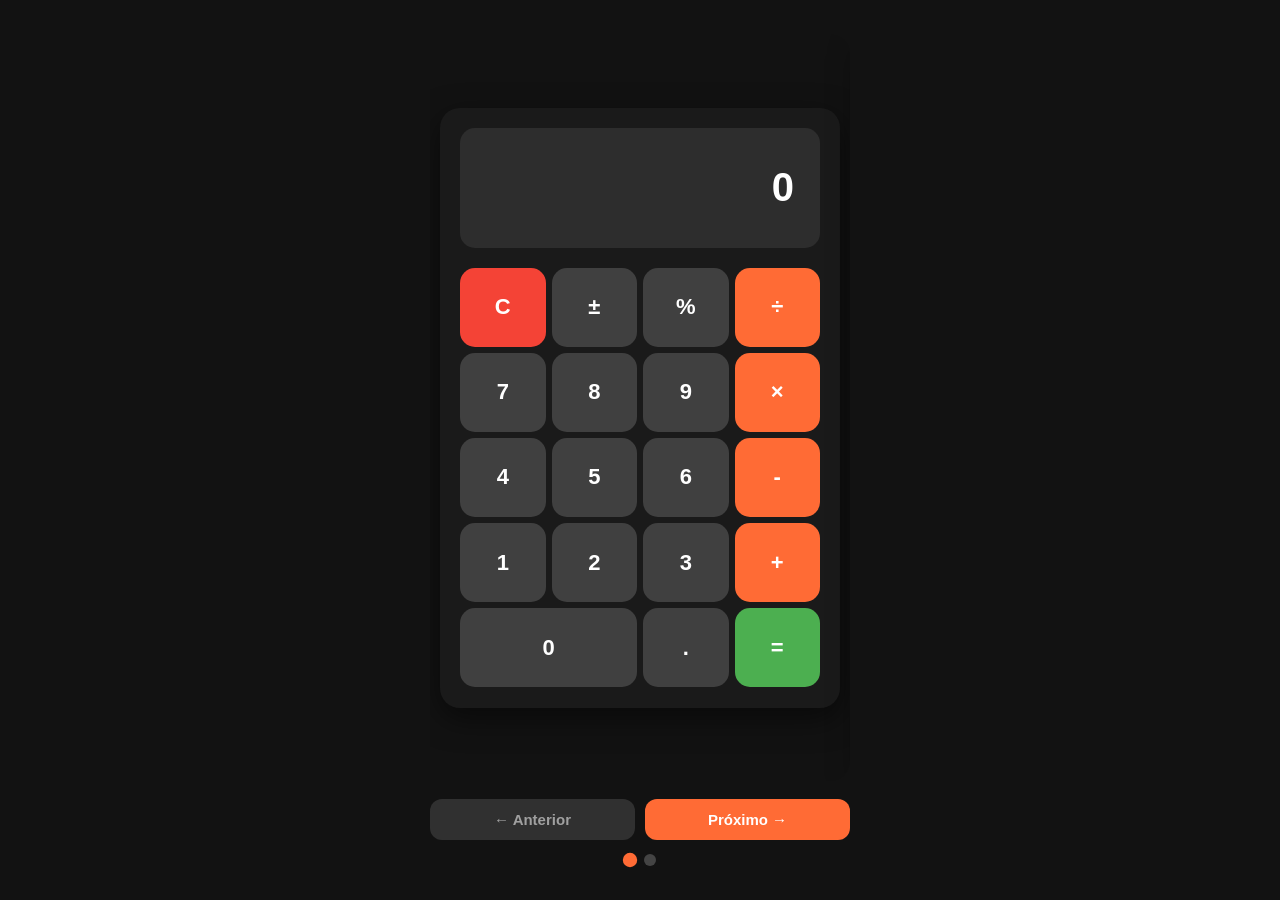
<file: Calculadora-carrossel.html>
<!DOCTYPE html>
<html lang="pt-BR">
<head>
  <meta charset="UTF-8" />
  <meta name="viewport" content="width=device-width, initial-scale=1.0" />
  <title>Projeto Calculadora - Carrossel</title>
  <style>
    * {
      margin: 0;
      padding: 0;
      box-sizing: border-box;
      font-family: 'Segoe UI', Tahoma, Geneva, Verdana, sans-serif;
      user-select: none;
    }

    body {
      background-color: #121212;
      display: flex;
      justify-content: center;
      align-items: center;
      min-height: 100vh;
      padding: 20px;
    }

    /* ==================== CARROSSEL ==================== */
    .carousel {
      width: 420px;
      max-width: 100%;
      overflow: hidden; /* requisito técnico */
      border-radius: 20px;
      position: relative;
    }

    .carousel-track {
      display: flex; /* requisito técnico */
      width: 200%; /* 2 slides */
      transition: transform 0.5s ease-in-out; /* requisito técnico */
      transform: translateX(0); /* requisito técnico */
    }

    .carousel-track.slide-2 {
      transform: translateX(-50%);
    }

    .slide {
      width: 50%;
      flex-shrink: 0;
      display: flex;
      justify-content: center;
      align-items: center;
    }

    /* ==================== SLIDE 1 - CALCULADORA ==================== */
    .calculator {
      width: 400px;
      max-width: 100%;
      height: 600px;
      background-color: #1a1a1a;
      border-radius: 20px;
      padding: 20px;
      display: flex;
      flex-direction: column;
      box-shadow: 0 10px 30px rgba(0, 0, 0, 0.5);
    }

    .display-container {
      background-color: #2d2d2d;
      border-radius: 15px;
      height: 120px;
      display: flex;
      align-items: center;
      justify-content: flex-end;
      padding: 0 25px;
      margin-bottom: 20px;
      overflow: hidden;
    }

    #display {
      width: 100%;
      background: transparent;
      border: none;
      outline: none;
      color: #ffffff;
      font-size: 40px;
      font-weight: bold;
      text-align: right;
      letter-spacing: 1px;
    }

    .buttons {
      display: grid;
      grid-template-columns: repeat(4, 1fr);
      grid-template-rows: repeat(5, 1fr);
      gap: 6px;
      flex: 1;
    }

    button {
      border: none;
      border-radius: 15px;
      font-size: 22px;
      font-weight: bold;
      color: #ffffff;
      cursor: pointer;
      transition: filter 0.15s ease, transform 0.05s ease;
      display: flex;
      align-items: center;
      justify-content: center;
    }

    button:hover {
      filter: brightness(1.2);
    }

    button:active {
      transform: scale(0.97);
    }

    .number { background-color: #404040; }
    .operator { background-color: #ff6b35; }
    .equals { background-color: #4CAF50; }
    .clear { background-color: #f44336; }
    .span-two { grid-column: span 2; }

    /* ==================== SLIDE 2 - SOBRE ==================== */
    .about {
      width: 400px;
      max-width: 100%;
      min-height: 600px;
      background-color: #1a1a1a;
      border-radius: 20px;
      padding: 30px 25px;
      color: #ffffff;
      box-shadow: 0 10px 30px rgba(0, 0, 0, 0.5);
      display: flex;
      flex-direction: column;
      gap: 12px;
      overflow-y: auto;
    }

    .about h2 {
      font-size: 24px;
      color: #ff6b35;
      text-align: center;
      margin-bottom: 10px;
      border-bottom: 2px solid #ff6b35;
      padding-bottom: 10px;
    }

    .about-info {
      display: flex;
      flex-direction: column;
      gap: 10px;
      font-size: 15px;
    }

    .about-info .row {
      background-color: #2d2d2d;
      padding: 10px 14px;
      border-radius: 10px;
      display: flex;
      flex-direction: column;
      gap: 3px;
    }

    .about-info .label {
      font-size: 12px;
      text-transform: uppercase;
      letter-spacing: 1px;
      color: #ff6b35;
      font-weight: bold;
    }

    .about-info .value {
      font-size: 15px;
      color: #ffffff;
    }

    .about-info a {
      color: #4CAF50;
      text-decoration: none;
      word-break: break-all;
    }

    .about-info a:hover {
      text-decoration: underline;
    }

    .about .description {
      background-color: #2d2d2d;
      padding: 14px;
      border-radius: 10px;
      font-size: 14px;
      line-height: 1.5;
      color: #dddddd;
    }

    /* ==================== NAVEGAÇÃO DO CARROSSEL ==================== */
    .carousel-nav {
      display: flex;
      justify-content: space-between;
      align-items: center;
      gap: 10px;
      margin-top: 18px;
      width: 420px;
      max-width: 100%;
    }

    .nav-btn {
      background-color: #ff6b35;
      color: #ffffff;
      border: none;
      border-radius: 12px;
      padding: 12px 20px;
      font-size: 15px;
      font-weight: bold;
      cursor: pointer;
      transition: filter 0.2s ease, transform 0.05s ease;
      flex: 1;
    }

    .nav-btn:hover {
      filter: brightness(1.15);
    }

    .nav-btn:active {
      transform: scale(0.97);
    }

    .nav-btn:disabled {
      background-color: #444;
      cursor: not-allowed;
      opacity: 0.6;
      filter: none;
    }

    .indicators {
      display: flex;
      gap: 8px;
      justify-content: center;
      margin-top: 14px;
      width: 420px;
      max-width: 100%;
    }

    .dot {
      width: 12px;
      height: 12px;
      border-radius: 50%;
      background-color: #444;
      cursor: pointer;
      transition: background-color 0.3s ease, transform 0.3s ease;
    }

    .dot.active {
      background-color: #ff6b35;
      transform: scale(1.2);
    }

    /* Wrapper para centralizar tudo */
    .app-wrapper {
      display: flex;
      flex-direction: column;
      align-items: center;
    }
  </style>
</head>
<body>
  <div class="app-wrapper">
    <div class="carousel">
      <div class="carousel-track" id="carouselTrack">

        <!-- ============ SLIDE 1: CALCULADORA ============ -->
        <div class="slide">
          <div class="calculator">
            <div class="display-container">
              <input type="text" id="display" value="0" readonly />
            </div>
            <div class="buttons" id="buttons">
              <button class="clear" data-action="clear">C</button>
              <button class="number" data-action="toggle-sign">±</button>
              <button class="number" data-action="percent">%</button>
              <button class="operator" data-action="operator" data-value="/">÷</button>

              <button class="number" data-action="number" data-value="7">7</button>
              <button class="number" data-action="number" data-value="8">8</button>
              <button class="number" data-action="number" data-value="9">9</button>
              <button class="operator" data-action="operator" data-value="*">×</button>

              <button class="number" data-action="number" data-value="4">4</button>
              <button class="number" data-action="number" data-value="5">5</button>
              <button class="number" data-action="number" data-value="6">6</button>
              <button class="operator" data-action="operator" data-value="-">-</button>

              <button class="number" data-action="number" data-value="1">1</button>
              <button class="number" data-action="number" data-value="2">2</button>
              <button class="number" data-action="number" data-value="3">3</button>
              <button class="operator" data-action="operator" data-value="+">+</button>

              <button class="number span-two" data-action="number" data-value="0">0</button>
              <button class="number" data-action="number" data-value=".">.</button>
              <button class="equals" data-action="calculate">=</button>
            </div>
          </div>
        </div>

        <!-- ============ SLIDE 2: SOBRE O PROJETO ============ -->
        <div class="slide">
          <div class="about">
            <h2>Sobre o Projeto</h2>

            <div class="about-info">
              <div class="row">
                <span class="label">Nome do Projeto</span>
                <span class="value">Calculadora com Carrossel</span>
              </div>

              <div class="row">
                <span class="label">Desenvolvedor front-End</span>
                <span class="value">Leandra F V F F da Silveira</span>
              </div>

              <div class="row">
                <span class="label">Curso</span>
                <span class="value">Desing de Interfaces Web Front-End</span>
              </div>

              <div class="row">
                <span class="label">Turma</span>
                <span class="value">Turma RSTI- 26-1Manhã</span>
              </div>

              <div class="row">
                <span class="label">Unidade Senac São Leopoldo</span>
                <span class="value">Desenvolvimento Web / Front-End</span>
              </div>

              <div class="row">
                <span class="label">Período de Desenvolvimento</span>
                <span class="value">junho/julho/Agosto/Setembro de 2026</span>
              </div>

              <div class="row">
                <span class="label">Repositório</span>
                <a href="" target="_blank">
                  github.com//calculadora
                </a>
              </div>
            </div>

            <div class="description">
              <strong style="color:#ff6b35;">Descrição:</strong><br />
              Calculadora desenvolvida em HTML, CSS e JavaScript com interface moderna,
              tema escuro, animações de interação e navegação em carrossel entre a
              calculadora funcional e as informações do projeto. Aplica conceitos de
              manipulação do DOM, eventos, classes dinâmicas e transições CSS.
            </div>
          </div>
        </div>

      </div>
    </div>

    <!-- ============ NAVEGAÇÃO ============ -->
    <div class="carousel-nav">
      <button class="nav-btn" id="prevBtn" disabled>← Anterior</button>
      <button class="nav-btn" id="nextBtn">Próximo →</button>
    </div>

    <div class="indicators" id="indicators">
      <span class="dot active" data-slide="0"></span>
      <span class="dot" data-slide="1"></span>
    </div>
  </div>

  <script>
    /* ==========================================================
       1) LÓGICA DA CALCULADORA
    ========================================================== */
    (function () {
      const display = document.querySelector('#display'); // requisito: querySelector
      let currentExpression = '';

      function updateDisplay(value) {
        display.value = value;
      }

      function addToExpression(value) {
        const current = display.value;
        if (current === '0' || current === 'Error') {
          updateDisplay(value);
        } else {
          updateDisplay(current + value);
        }
        currentExpression += value;
      }

      function addOperator(operator) {
        const current = display.value;
        if (current && current !== 'Error') {
          currentExpression += operator;
          updateDisplay(current + operator);
        }
      }

      function clearAll() {
        updateDisplay('0');
        currentExpression = '';
      }

      function toggleSign() {
        const current = display.value;
        if (current && current !== '0' && current !== 'Error') {
          const newValue = current.startsWith('-') ? current.slice(1) : '-' + current;
          updateDisplay(newValue);
        }
      }

      function calculate() {
        try {
          let expression = display.value;
          expression = expression.replace(/×/g, '*').replace(/÷/g, '/');

          if (expression.includes('%')) {
            const parts = expression.split('%');
            if (parts.length === 2) {
              expression = parts[0] + '*0.01';
            }
          }

          const result = Function('"use strict";return (' + expression + ')')();

          const formatted = Number.isInteger(result)
            ? result.toString()
            : parseFloat(result.toFixed(8)).toString();

          updateDisplay(formatted);
          currentExpression = formatted;
        } catch (error) {
          updateDisplay('Error');
          currentExpression = '';
        }
      }

      // Delegação de eventos no container de botões
      const buttons = document.querySelector('#buttons');
      buttons.addEventListener('click', function (e) { // requisito: addEventListener
        const button = e.target.closest('button');
        if (!button) return;

        const action = button.dataset.action;
        const value = button.dataset.value;

        if (action === 'number') addToExpression(value);
        else if (action === 'operator') addOperator(value);
        else if (action === 'clear') clearAll();
        else if (action === 'toggle-sign') toggleSign();
        else if (action === 'percent') addToExpression('%');
        else if (action === 'calculate') calculate();
      });

      // Suporte ao teclado
      document.addEventListener('keydown', function (e) {
        const key = e.key;
        if (/[0-9.]/.test(key)) addToExpression(key);
        else if (['+', '-', '*', '/'].includes(key)) addOperator(key);
        else if (key === 'Enter' || key === '=') { e.preventDefault(); calculate(); }
        else if (key === 'Escape' || key === 'c' || key === 'C') clearAll();
        else if (key === '%') addToExpression('%');
      });
    })();

    /* ==========================================================
       2) LÓGICA DO CARROSSEL
    ========================================================== */
    (function () {
      // Variável de controle do slide atual
      let currentSlide = 0;
      const totalSlides = 2;

      // Seleção dos elementos
      const track = document.querySelector('#carouselTrack');       // requisito: querySelector
      const prevBtn = document.querySelector('#prevBtn');
      const nextBtn = document.querySelector('#nextBtn');
      const dots = document.querySelectorAll('.dot');               // requisito: querySelectorAll

      // Função que atualiza a interface conforme o slide atual
      function updateCarousel() {
        // Move o track usando transform: translateX()
        if (currentSlide === 0) {
          track.classList.remove('slide-2');  // requisito: classList.remove
        } else {
          track.classList.add('slide-2');     // requisito: classList.add
        }

        // Atualiza os indicadores (bolinhas)
        dots.forEach(function (dot, index) {
          if (index === currentSlide) {
            dot.classList.add('active');
          } else {
            dot.classList.remove('active');
          }
        });

        // Habilita/desabilita botões conforme a posição
        prevBtn.disabled = currentSlide === 0;
        nextBtn.disabled = currentSlide === totalSlides - 1;
      }

      // Avançar slide
      function nextSlide() {
        if (currentSlide < totalSlides - 1) {
          currentSlide++;
          updateCarousel();
        }
      }

      // Voltar slide
      function prevSlide() {
        if (currentSlide > 0) {
          currentSlide--;
          updateCarousel();
        }
      }

      // Ir direto para um slide (usado nos dots)
      function goToSlide(index) {
        if (index >= 0 && index < totalSlides) {
          currentSlide = index;
          updateCarousel();
        }
      }

      // Event listeners dos botões
      nextBtn.addEventListener('click', nextSlide);
      prevBtn.addEventListener('click', prevSlide);

      // Event listeners dos indicadores
      dots.forEach(function (dot) {
        dot.addEventListener('click', function () {
          const index = parseInt(dot.dataset.slide, 10);
          goToSlide(index);
        });
      });

      // Suporte às setas do teclado (esquerda/direita)
      document.addEventListener('keydown', function (e) {
        if (e.key === 'ArrowRight') nextSlide();
        else if (e.key === 'ArrowLeft') prevSlide();
      });

      // Inicializa o carrossel no primeiro slide
      updateCarousel();
    })();
  </script>
</body>
</html>
</file>
